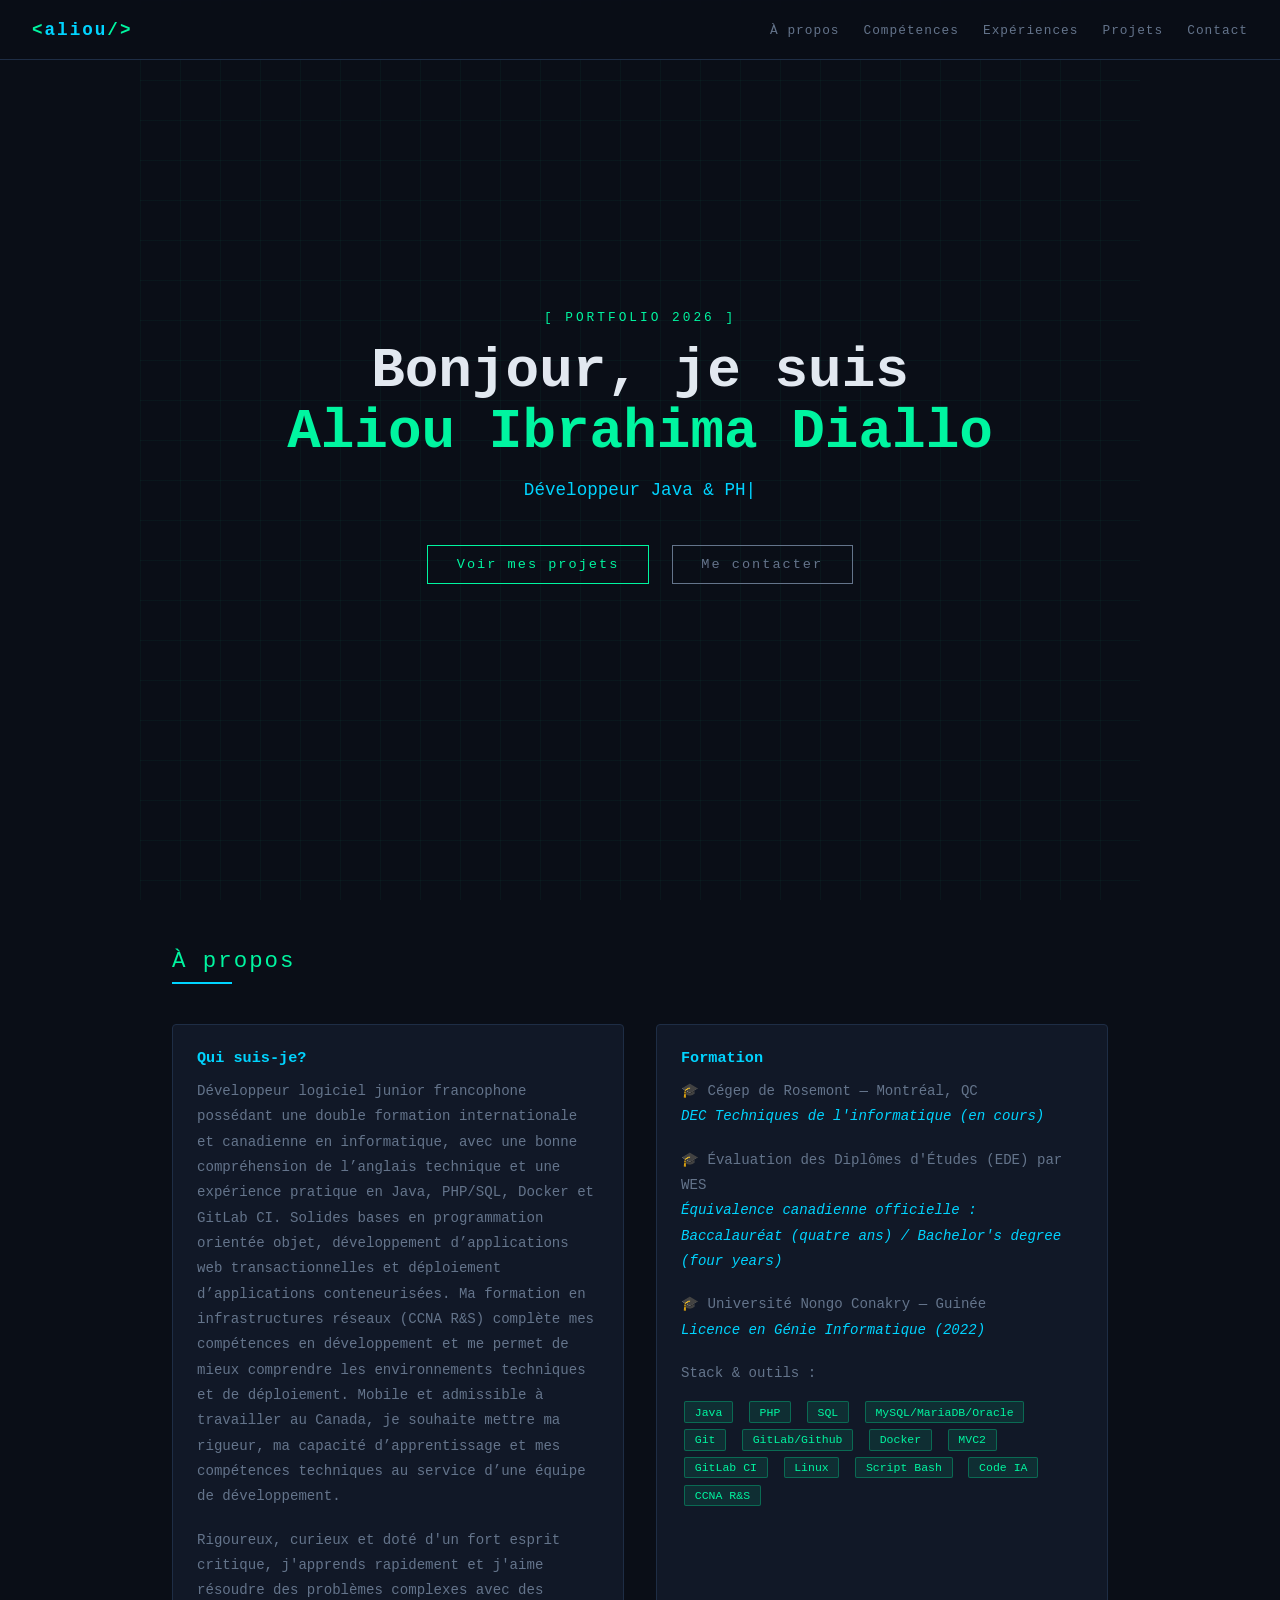
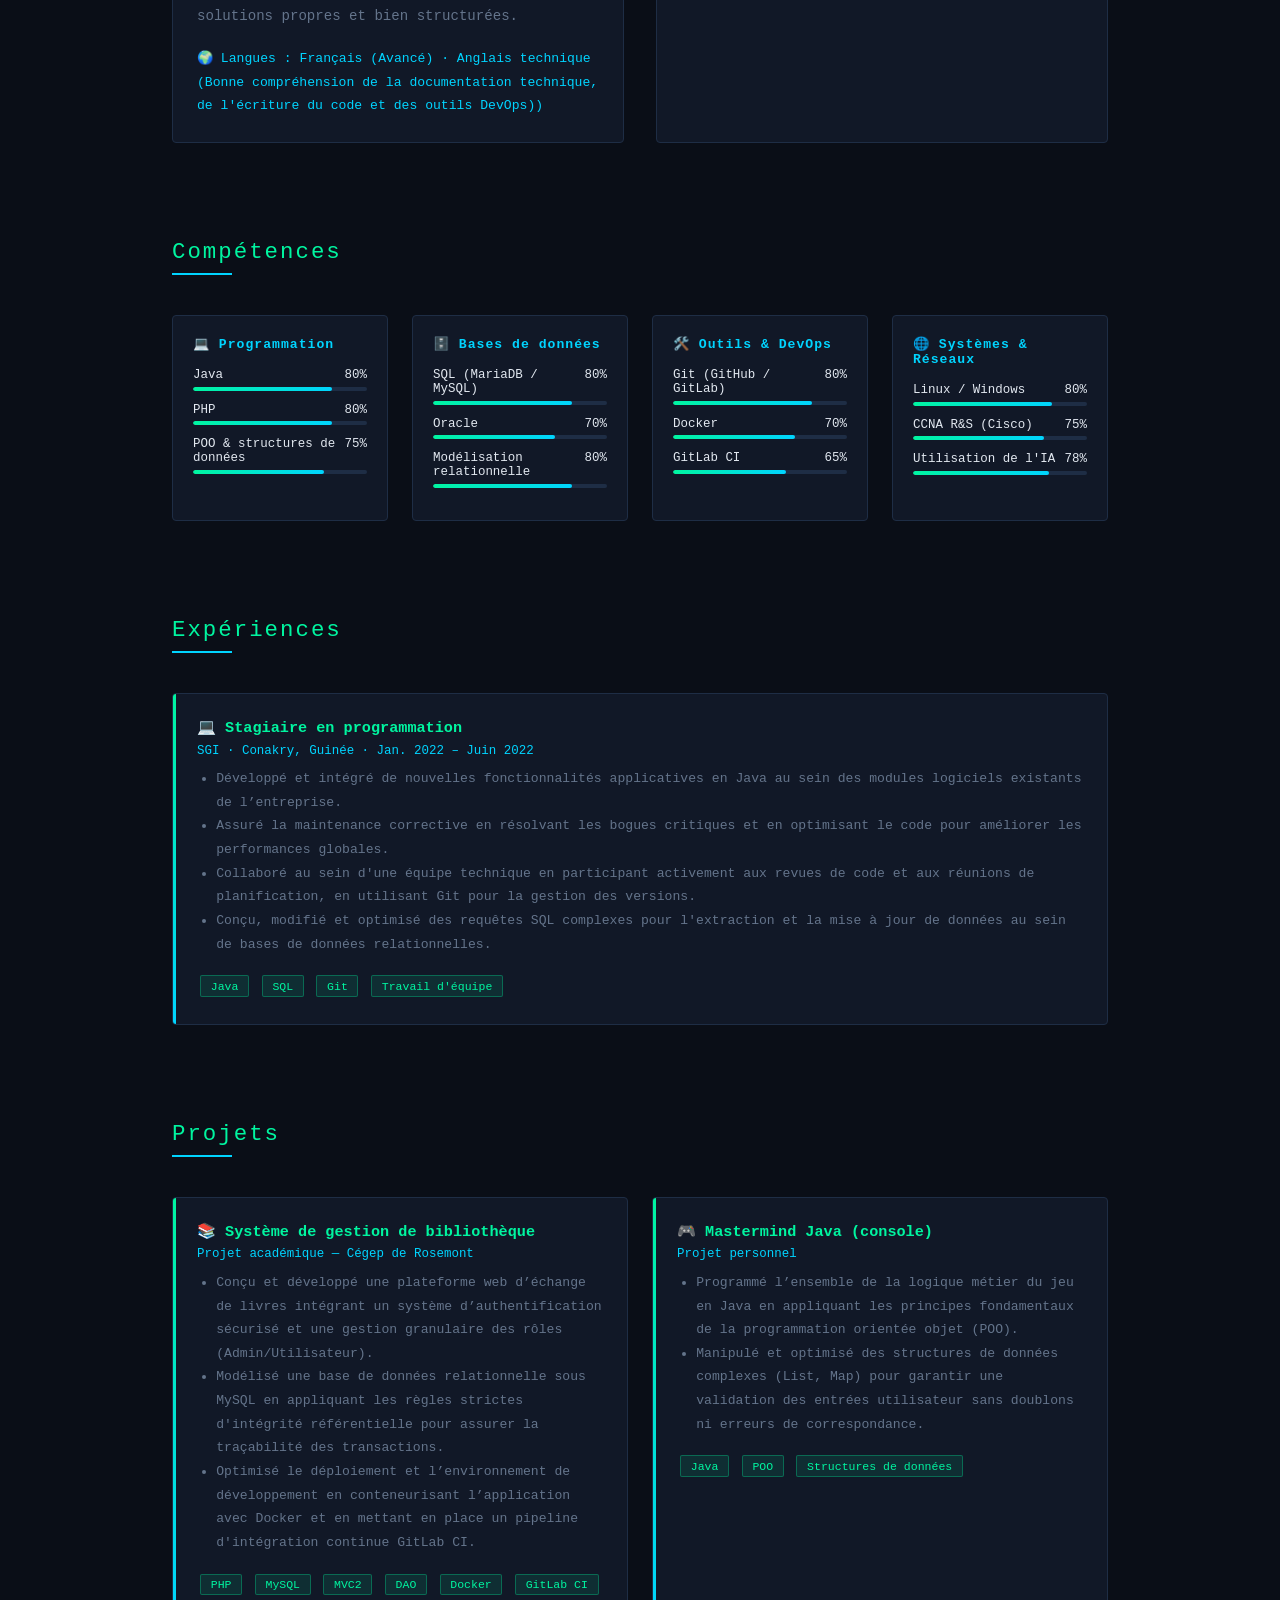
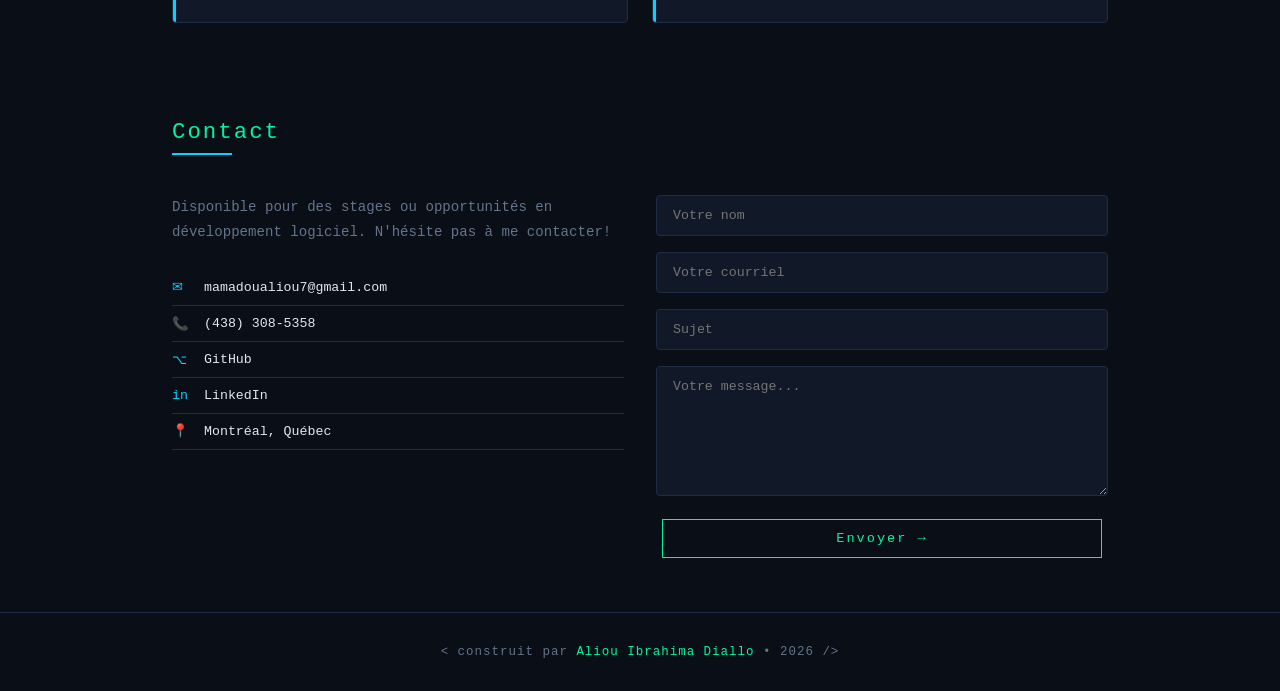
<file: index.html>
<!DOCTYPE html>
<html lang="fr">
<head>
  <meta charset="UTF-8"/>
  <meta name="viewport" content="width=device-width, initial-scale=1.0"/>
  <title>Portfolio | Aliou Ibrahima Diallo</title>
  <link rel="stylesheet" href="css/main.css"/>

  <meta name="google-site-verification" content="ISCbl1TnU4H7mhCghqDUZmGauY7yUx2X-unNFzvDi9w" />

  <!-- SEO de base -->
  <meta name="description" content="Portfolio de Aliou Ibrahima Diallo, développeur Java & PHP, étudiant au Cégep de Rosemont."/>
  <meta name="keywords" content="Aliou Ibrahima Diallo, développeur Java, PHP, portfolio, Cégep de Rosemont, Montréal"/>
  <meta name="author" content="Aliou Ibrahima Diallo"/>

  <!-- Open Graph (aperçu sur réseaux sociaux) -->
  <meta property="og:title" content="Portfolio | Aliou Ibrahima Diallo"/>
  <meta property="og:description" content="Développeur Java & PHP, étudiant au Cégep de Rosemont."/>
  <meta property="og:url" content="https://aid-profiler.github.io/portfolio/"/>
  <meta property="og:type" content="website"/>

</head>
<body>

<nav>
  <div class="logo">&lt;<span>aliou</span>/&gt;</div>
  <ul>
    <li><a href="#about">À propos</a></li>
    <li><a href="#skills">Compétences</a></li>
    <li><a href="#experience">Expériences</a></li>
    <li><a href="#projects">Projets</a></li>
    <li><a href="#contact">Contact</a></li>
  </ul>
</nav>

<section id="hero">
  <div class="grid-bg"></div>
  <div class="hero-content">
    <div class="hero-tag">[ PORTFOLIO 2026 ]</div>
    <h1>Bonjour, je suis<br/><span>Aliou Ibrahima Diallo</span></h1>
    <div class="typewriter" id="typewriter"><span class="cursor">|</span></div>
    <div>
      <a href="#projects" class="btn">Voir mes projets</a>
      <a href="#contact" class="btn btn-outline">Me contacter</a>
    </div>
  </div>
</section>

<section id="about">
  <div class="section-title">À propos</div>
  <div class="divider"></div>
  <div class="about-grid">
    <div class="about-card">
      <h3>Qui suis-je?</h3>
      <p>Développeur logiciel junior francophone possédant une double formation internationale et canadienne en informatique, avec une bonne compréhension de l’anglais technique et une expérience pratique en Java, PHP/SQL, Docker et GitLab CI. Solides bases en programmation orientée objet, développement d’applications web transactionnelles et déploiement d’applications conteneurisées. Ma formation en infrastructures réseaux (CCNA R&S) complète mes compétences en développement et me permet de mieux comprendre les environnements techniques et de déploiement. Mobile et admissible à travailler au Canada, je souhaite mettre ma rigueur, ma capacité d’apprentissage et mes compétences techniques au service d’une équipe de développement.</p>
      <br/>
      <p>Rigoureux, curieux et doté d'un fort esprit critique, j'apprends rapidement et j'aime résoudre des problèmes complexes avec des solutions propres et bien structurées.</p>
      <br/>
      <p style="color:var(--accent2);font-size:.82rem;">🌍 Langues : Français (Avancé) · Anglais technique (Bonne compréhension de la documentation technique, de l'écriture du code et des outils DevOps))</p>
    </div>
    <div class="about-card">
      <h3>Formation</h3>
      <p>🎓 Cégep de Rosemont — Montréal, QC<br/><em style="color:var(--accent2)">DEC Techniques de l'informatique (en cours)</em></p>
      <br/>
      <p>🎓 Évaluation des Diplômes d'Études (EDE) par WES<br/><em style="color:var(--accent2)">Équivalence canadienne officielle : Baccalauréat (quatre ans) / Bachelor's degree (four years)</em></p>
      <br/>
      <p>🎓 Université Nongo Conakry — Guinée<br/><em style="color:var(--accent2)">Licence en Génie Informatique (2022)</em></p>
      <br/>
      <p style="margin-bottom:.75rem;">Stack & outils :</p>
      <span class="tag">Java</span>
      <span class="tag">PHP</span>
      <span class="tag">SQL</span>
      <span class="tag">MySQL/MariaDB/Oracle</span>
      <span class="tag">Git</span>
      <span class="tag">GitLab/Github</span>
      <span class="tag">Docker</span>
      <span class="tag">MVC2</span>
      <span class="tag">GitLab CI</span>
      <span class="tag">Linux</span>
      <span class="tag">Script Bash</span>
      <span class="tag">Code IA</span>
      <span class="tag">CCNA R&S</span>
    </div>
  </div>
</section>

<section id="skills">
  <div class="section-title">Compétences</div>
  <div class="divider"></div>
  <div class="skills-grid">
    <div class="skill-cat">
      <h3>💻 Programmation</h3>
      <div class="skill-item">
        <div class="skill-name"><span>Java</span><span>80%</span></div>
        <div class="skill-bar"><div class="skill-fill" data-w="80"></div></div>
      </div>
      <div class="skill-item">
        <div class="skill-name"><span>PHP</span><span>80%</span></div>
        <div class="skill-bar"><div class="skill-fill" data-w="80"></div></div>
      </div>
      <div class="skill-item">
        <div class="skill-name"><span>POO & structures de données</span><span>75%</span></div>
        <div class="skill-bar"><div class="skill-fill" data-w="75"></div></div>
      </div>
    </div>
    <div class="skill-cat">
      <h3>🗄️ Bases de données</h3>
      <div class="skill-item">
        <div class="skill-name"><span>SQL (MariaDB / MySQL)</span><span>80%</span></div>
        <div class="skill-bar"><div class="skill-fill" data-w="80"></div></div>
      </div>
      <div class="skill-item">
        <div class="skill-name"><span>Oracle</span><span>70%</span></div>
        <div class="skill-bar"><div class="skill-fill" data-w="70"></div></div>
      </div>
      <div class="skill-item">
        <div class="skill-name"><span>Modélisation relationnelle</span><span>80%</span></div>
        <div class="skill-bar"><div class="skill-fill" data-w="80"></div></div>
      </div>
    </div>
    <div class="skill-cat">
      <h3>🛠️ Outils & DevOps</h3>
      <div class="skill-item">
        <div class="skill-name"><span>Git (GitHub / GitLab)</span><span>80%</span></div>
        <div class="skill-bar"><div class="skill-fill" data-w="80"></div></div>
      </div>
      <div class="skill-item">
        <div class="skill-name"><span>Docker</span><span>70%</span></div>
        <div class="skill-bar"><div class="skill-fill" data-w="70"></div></div>
      </div>
      <div class="skill-item">
        <div class="skill-name"><span>GitLab CI</span><span>65%</span></div>
        <div class="skill-bar"><div class="skill-fill" data-w="65"></div></div>
      </div>
    </div>
    <div class="skill-cat">
      <h3>🌐 Systèmes & Réseaux</h3>
      <div class="skill-item">
        <div class="skill-name"><span>Linux / Windows</span><span>80%</span></div>
        <div class="skill-bar"><div class="skill-fill" data-w="80"></div></div>
      </div>
      <div class="skill-item">
        <div class="skill-name"><span>CCNA R&S (Cisco)</span><span>75%</span></div>
        <div class="skill-bar"><div class="skill-fill" data-w="75"></div></div>
      </div>
      <div class="skill-item">
        <div class="skill-name"><span>Utilisation de l'IA</span><span>78%</span></div>
        <div class="skill-bar"><div class="skill-fill" data-w="78"></div></div>
      </div>
    </div>
  </div>
</section>

<section id="experience">
  <div class="section-title">Expériences</div>
  <div class="divider"></div>
  <div class="cards-grid">
    <div class="card">
      <h3>💻 Stagiaire en programmation</h3>
      <div class="subtitle">SGI · Conakry, Guinée · Jan. 2022 – Juin 2022</div>
      <ul>
        <li>Développé et intégré de nouvelles fonctionnalités applicatives en Java au sein des modules logiciels existants de l’entreprise.</li>
        <li>Assuré la maintenance corrective en résolvant les bogues critiques et en optimisant le code pour améliorer les performances globales.</li>
        <li>Collaboré au sein d'une équipe technique en participant activement aux revues de code et aux réunions de planification, en utilisant Git pour la gestion des versions.</li>
        <li>Conçu, modifié et optimisé des requêtes SQL complexes pour l'extraction et la mise à jour de données au sein de bases de données relationnelles.</li>
      </ul>
      <div class="card-tags">
        <span class="tag">Java</span><span class="tag">SQL</span><span class="tag">Git</span><span class="tag">Travail d'équipe</span>
      </div>
    </div>
  </div>
</section>

<section id="projects">
  <div class="section-title">Projets</div>
  <div class="divider"></div>
  <div class="cards-grid">
    <div class="card">
      <h3>📚 Système de gestion de bibliothèque</h3>
      <div class="subtitle">Projet académique — Cégep de Rosemont</div>
      <ul>
        <li>Conçu et développé une plateforme web d’échange de livres intégrant un système d’authentification sécurisé et une gestion granulaire des rôles (Admin/Utilisateur).</li>
        <li>Modélisé une base de données relationnelle sous MySQL en appliquant les règles strictes d'intégrité référentielle pour assurer la traçabilité des transactions.</li>
        <li>Optimisé le déploiement et l’environnement de développement en conteneurisant l’application avec Docker et en mettant en place un pipeline d'intégration continue GitLab CI.</li>
      </ul>
      <div class="card-tags">
        <span class="tag">PHP</span><span class="tag">MySQL</span><span class="tag">MVC2</span>
        <span class="tag">DAO</span><span class="tag">Docker</span><span class="tag">GitLab CI</span>
      </div>
    </div>
    <div class="card">
      <h3>🎮 Mastermind Java (console)</h3>
      <div class="subtitle">Projet personnel</div>
      <ul>
        <li>Programmé l’ensemble de la logique métier du jeu en Java en appliquant les principes fondamentaux de la programmation orientée objet (POO).</li>
        <li>Manipulé et optimisé des structures de données complexes (List, Map) pour garantir une validation des entrées utilisateur sans doublons ni erreurs de correspondance.</li>
      </ul>
      <div class="card-tags">
        <span class="tag">Java</span><span class="tag">POO</span><span class="tag">Structures de données</span>
      </div>
    </div>
  </div>
</section>

<section id="contact">
  <div class="section-title">Contact</div>
  <div class="divider"></div>
  <div class="contact-wrapper">
    <div class="contact-info">
      <p>Disponible pour des stages ou opportunités en développement logiciel. N'hésite pas à me contacter!</p>
      <a href="mailto:mamadoualiou7@gmail.com" class="contact-link"><span class="icon">✉</span> mamadoualiou7@gmail.com</a>
      <a href="tel:4383085358" class="contact-link"><span class="icon">📞</span> (438) 308-5358</a>
      <a href="https://github.com/aid-profiler/" target="_blank" class="contact-link"><span class="icon">⌥</span> GitHub</a>
      <a href="#" target="" class="contact-link"><span class="icon">in</span> LinkedIn</a>
      <a href="#" class="contact-link"><span class="icon">📍</span> Montréal, Québec</a>
    </div>
    <div class="contact-form">
      <input type="text" placeholder="Votre nom"/>
      <input type="email" placeholder="Votre courriel"/>
      <input type="text" placeholder="Sujet"/>
      <textarea placeholder="Votre message..."></textarea>
      <button class="btn" onclick="alert('Message envoyé! (à connecter à un backend)')">Envoyer →</button>
    </div>
  </div>
</section>

<footer>
  &lt; construit par <span>Aliou Ibrahima Diallo</span> • 2026 /&gt;
</footer>

<script>
  const phrases = [
    'Développeur Java & PHP',
    'Passionné des nouvelles technologies',
    'Certifié CCNA R&S (Cisco)',
  ];
  let pi = 0, ci = 0, del = false;
  const el = document.getElementById('typewriter');
  function type() {
    const cur = phrases[pi];
    el.innerHTML = (del ? cur.slice(0, ci--) : cur.slice(0, ci++)) + '<span class="cursor">|</span>';
    if (!del && ci > cur.length) { del = true; setTimeout(type, 1500); return; }
    if (del && ci < 0) { del = false; pi = (pi + 1) % phrases.length; ci = 0; }
    setTimeout(type, del ? 50 : 80);
  }
  type();

  const obs = new IntersectionObserver(entries => {
    entries.forEach(e => {
      if (e.isIntersecting)
        e.target.querySelectorAll('.skill-fill').forEach(b => b.style.width = b.dataset.w + '%');
    });
  }, { threshold: 0.3 });
  document.querySelectorAll('.skill-cat').forEach(c => obs.observe(c));
</script>

</body>
</html>
</file>
<file: css/main.css>
:root {
  --bg: #0a0e17;
  --bg2: #111827;
  --accent: #00f5a0;
  --accent2: #00d4ff;
  --text: #e2e8f0;
  --muted: #64748b;
  --border: #1e2d45;
}

* { margin: 0; padding: 0; box-sizing: border-box; }
html { scroll-behavior: smooth; }
body { background: var(--bg); color: var(--text); font-family: 'Courier New', monospace; }

/* ── NAVBAR ── */
nav {
  position: fixed; top: 0; width: 100%;
  background: rgba(10, 14, 23, 0.92);
  backdrop-filter: blur(10px);
  border-bottom: 1px solid var(--border);
  z-index: 100; padding: 0 2rem;
  display: flex; align-items: center; justify-content: space-between; height: 60px;
}
.logo { color: var(--accent); font-weight: bold; font-size: 1.1rem; letter-spacing: 2px; }
.logo span { color: var(--accent2); }
nav ul { list-style: none; display: flex; gap: 1.5rem; }
nav ul a { color: var(--muted); text-decoration: none; font-size: .8rem; letter-spacing: 1px; transition: .2s; }
nav ul a:hover { color: var(--accent); }

/* ── HERO ── */
#hero {
  min-height: 100vh; display: flex; flex-direction: column;
  align-items: center; justify-content: center;
  text-align: center; padding: 2rem;
  position: relative; overflow: hidden;
}
.grid-bg {
  position: absolute; inset: 0;
  background-image:
    linear-gradient(rgba(0, 245, 160, .04) 1px, transparent 1px),
    linear-gradient(90deg, rgba(0, 245, 160, .04) 1px, transparent 1px);
  background-size: 40px 40px;
}
.hero-content { position: relative; z-index: 1; }
.hero-tag { color: var(--accent); font-size: .8rem; letter-spacing: 3px; margin-bottom: 1rem; }
#hero h1 { font-size: clamp(1.8rem, 5vw, 3.5rem); font-weight: bold; line-height: 1.1; margin-bottom: 1rem; }
#hero h1 span { color: var(--accent); }
.typewriter { font-size: clamp(.85rem, 2vw, 1.1rem); color: var(--accent2); min-height: 1.5em; margin-bottom: 2rem; }
.cursor { animation: blink 1s step-end infinite; }
@keyframes blink { 50% { opacity: 0; } }

/* ── BUTTONS ── */
.btn {
  display: inline-block; padding: .7rem 1.8rem;
  border: 1px solid var(--accent); color: var(--accent);
  text-decoration: none; font-family: inherit; font-size: .85rem;
  letter-spacing: 2px; transition: .3s; cursor: pointer;
  background: transparent; margin: .4rem;
}
.btn:hover { background: var(--accent); color: var(--bg); }
.btn-outline { border-color: var(--muted); color: var(--muted); }
.btn-outline:hover { background: var(--muted); color: var(--bg); }

/* ── SECTIONS ── */
section { padding: 3rem 2rem; max-width: 1000px; margin: 0 auto; }
.section-title { font-size: 1.4rem; color: var(--accent); letter-spacing: 2px; margin-bottom: .5rem; }
/*.section-title::before { content: '// '; color: var(--muted); }*/
.divider { width: 60px; height: 2px; background: var(--accent2); margin-bottom: 2.5rem; }

/* ── À PROPOS ── */
.about-grid { display: grid; grid-template-columns: 1fr 1fr; gap: 2rem; }
.about-card { background: var(--bg2); border: 1px solid var(--border); padding: 1.5rem; border-radius: 4px; }
.about-card p { color: var(--muted); line-height: 1.8; font-size: .88rem; }
.about-card h3 { color: var(--accent2); margin-bottom: .75rem; font-size: .95rem; }
.tag {
  display: inline-block; background: rgba(0, 245, 160, .1); color: var(--accent);
  border: 1px solid rgba(0, 245, 160, .3); padding: .2rem .6rem;
  font-size: .72rem; border-radius: 2px; margin: .2rem;
}

/* ── COMPÉTENCES ── */
.skills-grid { display: grid; grid-template-columns: repeat(auto-fit, minmax(200px, 1fr)); gap: 1.5rem; }
.skill-cat { background: var(--bg2); border: 1px solid var(--border); padding: 1.25rem; border-radius: 4px; }
.skill-cat h3 { color: var(--accent2); font-size: .82rem; letter-spacing: 1px; margin-bottom: 1rem; }
.skill-item { margin-bottom: .75rem; }
.skill-name { display: flex; justify-content: space-between; font-size: .78rem; color: var(--text); margin-bottom: .3rem; }
.skill-bar { height: 4px; background: var(--border); border-radius: 2px; overflow: hidden; }
.skill-fill {
  height: 100%; background: linear-gradient(90deg, var(--accent), var(--accent2));
  border-radius: 2px; width: 0; transition: width 1.2s ease;
}

/* ── CARTES (expériences & projets) ── */
.cards-grid { display: grid; grid-template-columns: repeat(auto-fit, minmax(280px, 1fr)); gap: 1.5rem; }
.card {
  background: var(--bg2); border: 1px solid var(--border); padding: 1.5rem;
  border-radius: 4px; transition: .3s; position: relative; overflow: hidden;
}
.card::before {
  content: ''; position: absolute; top: 0; left: 0;
  width: 3px; height: 100%;
  background: linear-gradient(var(--accent), var(--accent2));
}
.card:hover { border-color: var(--accent); transform: translateY(-3px); }
.card h3 { color: var(--accent); margin-bottom: .4rem; font-size: .95rem; }
.card .subtitle { color: var(--accent2); font-size: .78rem; margin-bottom: .6rem; }
.card p { color: var(--muted); font-size: .83rem; line-height: 1.7; margin-bottom: 1rem; }
.card ul { color: var(--muted); font-size: .82rem; line-height: 1.8; margin-bottom: 1rem; padding-left: 1.2rem; }
.card-tags { display: flex; flex-wrap: wrap; gap: .4rem; }

/* ── CONTACT ── */
.contact-wrapper { display: grid; grid-template-columns: 1fr 1fr; gap: 2rem; }
.contact-info p { color: var(--muted); line-height: 1.8; font-size: .88rem; margin-bottom: 1.5rem; }
.contact-link {
  display: flex; align-items: center; gap: .75rem; color: var(--text);
  text-decoration: none; padding: .6rem 0;
  border-bottom: 1px solid var(--border); font-size: .83rem; transition: .2s;
}
.contact-link:hover { color: var(--accent); }
.contact-link .icon { color: var(--accent2); width: 20px; }
.contact-form { display: flex; flex-direction: column; gap: 1rem; }
.contact-form input,
.contact-form textarea {
  background: var(--bg2); border: 1px solid var(--border); color: var(--text);
  padding: .75rem 1rem; font-family: inherit; font-size: .83rem;
  border-radius: 4px; outline: none; transition: .2s;
}
.contact-form input:focus,
.contact-form textarea:focus { border-color: var(--accent); }
.contact-form textarea { height: 130px; resize: vertical; }

/* ── FOOTER ── */
footer {
  text-align: center; padding: 2rem;
  border-top: 1px solid var(--border);
  color: var(--muted); font-size: .78rem; letter-spacing: 1px;
}
footer span { color: var(--accent); }

/* ── RESPONSIVE ── */
@media (max-width: 640px) {
  .about-grid,
  .contact-wrapper { grid-template-columns: 1fr; }
  nav ul { gap: .75rem; }
  nav ul a { font-size: .7rem; }
}
</file>
